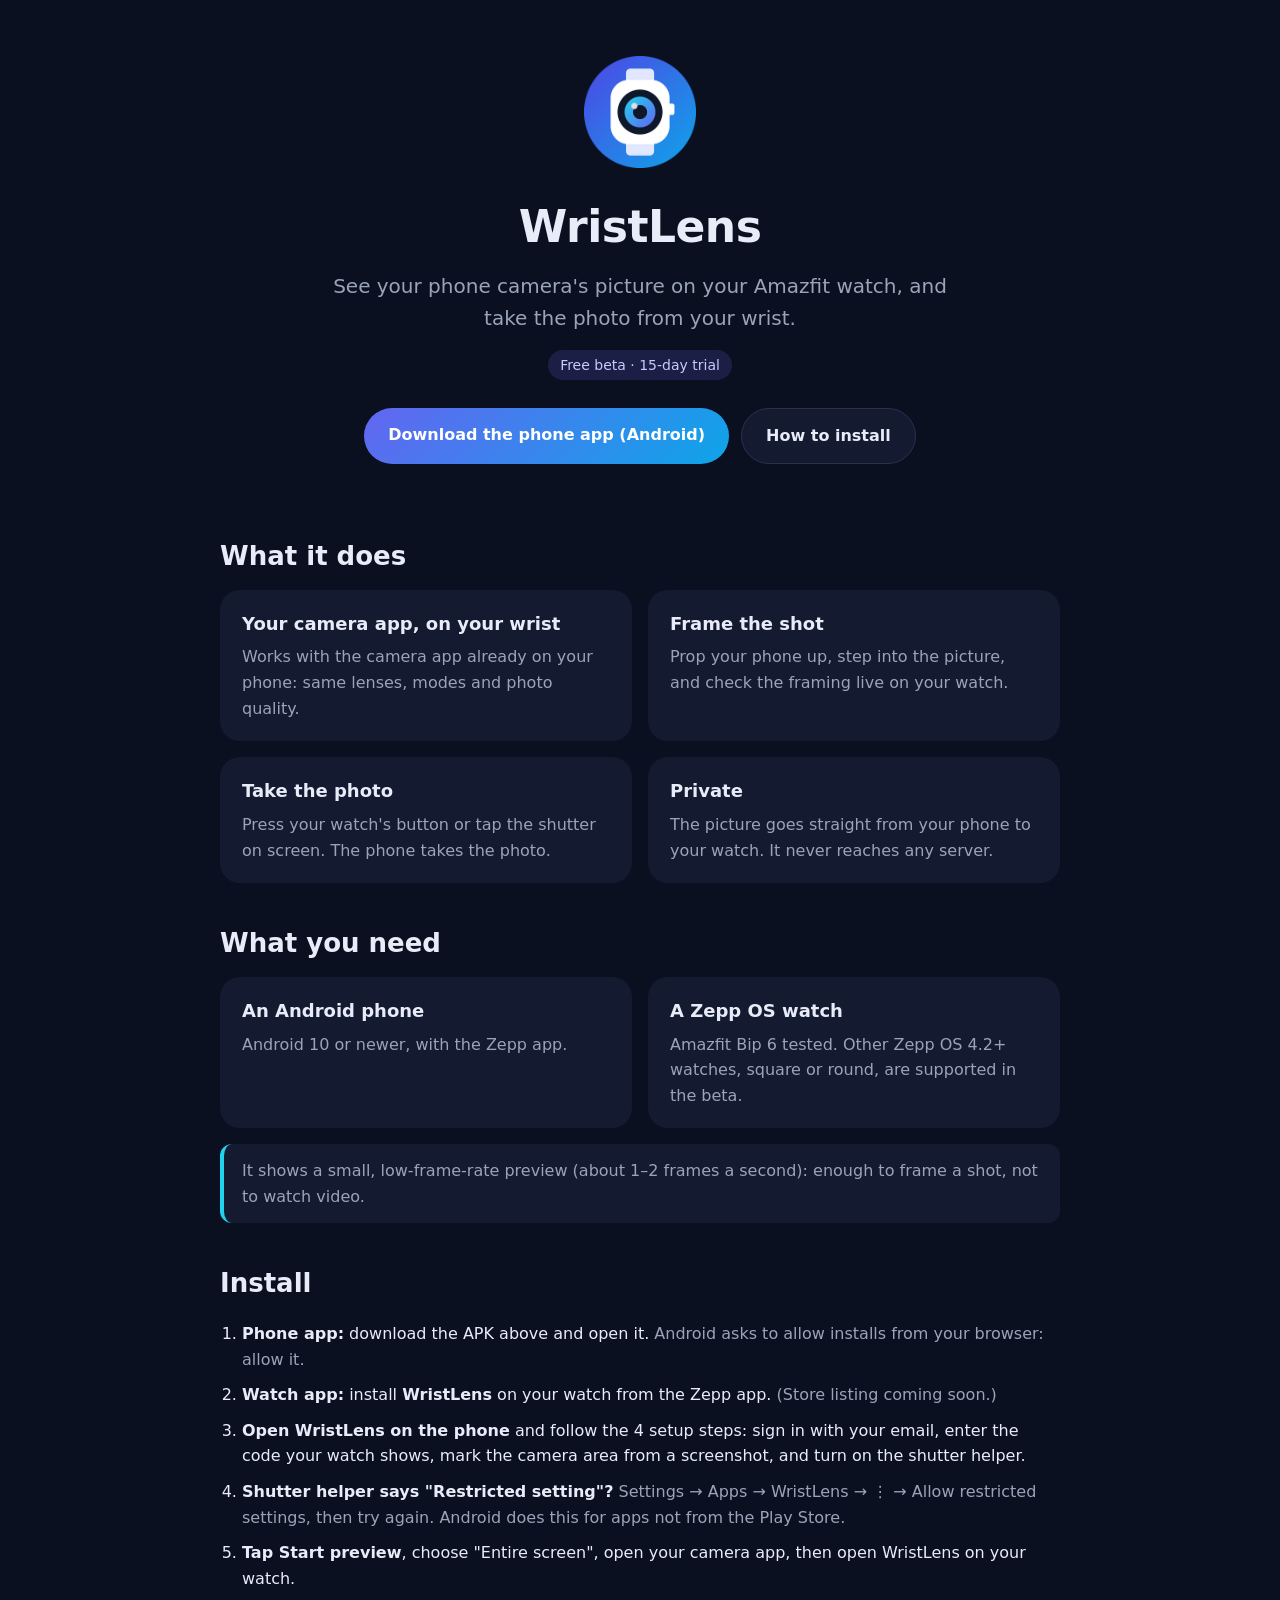
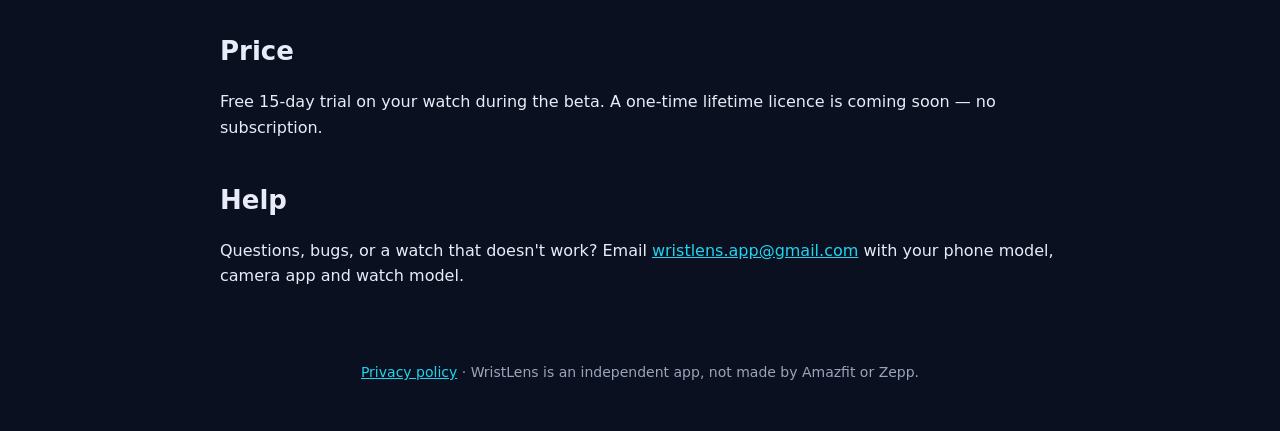
<file: index.html>
<!doctype html>
<html lang="en">
<head>
  <meta charset="utf-8">
  <meta name="viewport" content="width=device-width, initial-scale=1">
  <title>WristLens — your phone camera's viewfinder on your Zepp watch</title>
  <meta name="description" content="See your phone camera's live picture on an Amazfit / Zepp OS watch and take the photo from your wrist. Works with your phone's own camera app.">
  <link rel="icon" href="icon.png">
  <link rel="stylesheet" href="style.css">
</head>
<body>
  <div class="wrap">
    <header>
      <img src="icon.png" alt="WristLens icon">
      <h1>WristLens</h1>
      <p class="lead">See your phone camera's picture on your Amazfit watch, and take the photo from your wrist.</p>
      <span class="badge">Free beta · 15-day trial</span>
      <div class="buttons">
        <a class="button" href="https://github.com/RoshanCM1998/wristlens/releases/latest/download/WristLens.apk">Download the phone app (Android)</a>
        <a class="button secondary" href="#install">How to install</a>
      </div>
    </header>

    <section>
      <h2>What it does</h2>
      <div class="grid">
        <div class="card">
          <h3>Your camera app, on your wrist</h3>
          <p>Works with the camera app already on your phone: same lenses, modes and photo quality.</p>
        </div>
        <div class="card">
          <h3>Frame the shot</h3>
          <p>Prop your phone up, step into the picture, and check the framing live on your watch.</p>
        </div>
        <div class="card">
          <h3>Take the photo</h3>
          <p>Press your watch's button or tap the shutter on screen. The phone takes the photo.</p>
        </div>
        <div class="card">
          <h3>Private</h3>
          <p>The picture goes straight from your phone to your watch. It never reaches any server.</p>
        </div>
      </div>
    </section>

    <section>
      <h2>What you need</h2>
      <div class="grid">
        <div class="card">
          <h3>An Android phone</h3>
          <p>Android 10 or newer, with the Zepp app.</p>
        </div>
        <div class="card">
          <h3>A Zepp OS watch</h3>
          <p>Amazfit Bip 6 tested. Other Zepp OS 4.2+ watches, square or round, are supported in the beta.</p>
        </div>
      </div>
      <p class="note">It shows a small, low-frame-rate preview (about 1–2 frames a second): enough to frame a shot, not to watch video.</p>
    </section>

    <section id="install">
      <h2>Install</h2>
      <ol class="steps">
        <li><b>Phone app:</b> download the APK above and open it. <span>Android asks to allow installs from your browser: allow it.</span></li>
        <li><b>Watch app:</b> install <b>WristLens</b> on your watch from the Zepp app. <span>(Store listing coming soon.)</span></li>
        <li><b>Open WristLens on the phone</b> and follow the 4 setup steps: sign in with your email, enter the code your watch shows, mark the camera area from a screenshot, and turn on the shutter helper.</li>
        <li><b>Shutter helper says "Restricted setting"?</b> <span>Settings → Apps → WristLens → ⋮ → Allow restricted settings, then try again. Android does this for apps not from the Play Store.</span></li>
        <li><b>Tap Start preview</b>, choose "Entire screen", open your camera app, then open WristLens on your watch.</li>
      </ol>
    </section>

    <section>
      <h2>Price</h2>
      <p>Free 15-day trial on your watch during the beta. A one-time lifetime licence is coming soon — no subscription.</p>
    </section>

    <section>
      <h2>Help</h2>
      <p>Questions, bugs, or a watch that doesn't work? Email <a href="mailto:wristlens.app@gmail.com">wristlens.app@gmail.com</a> with your phone model, camera app and watch model.</p>
    </section>

    <footer>
      <a href="privacy.html">Privacy policy</a> · WristLens is an independent app, not made by Amazfit or Zepp.
    </footer>
  </div>
</body>
</html>
</file>
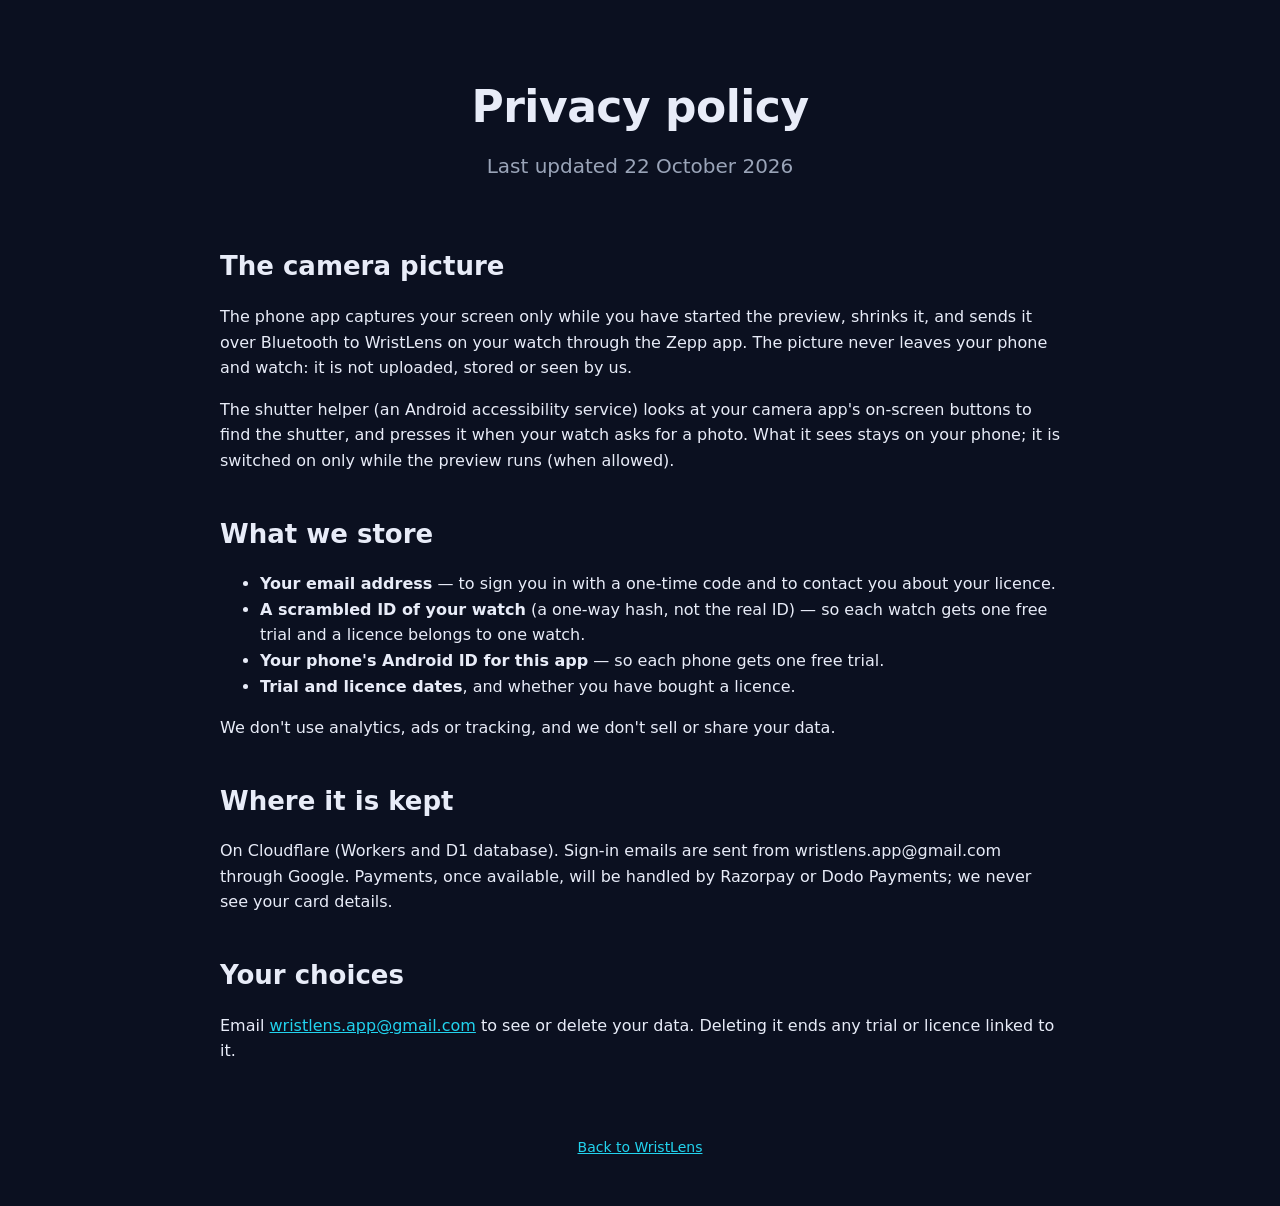
<file: privacy.html>
<!doctype html>
<html lang="en">
<head>
  <meta charset="utf-8">
  <meta name="viewport" content="width=device-width, initial-scale=1">
  <title>WristLens privacy policy</title>
  <link rel="icon" href="icon.png">
  <link rel="stylesheet" href="style.css">
</head>
<body>
  <div class="wrap">
    <header>
      <h1>Privacy policy</h1>
      <p class="lead">Last updated 22 October 2026</p>
    </header>

    <section>
      <h2>The camera picture</h2>
      <p>The phone app captures your screen only while you have started the preview, shrinks it, and sends it over Bluetooth to WristLens on your watch through the Zepp app. The picture never leaves your phone and watch: it is not uploaded, stored or seen by us.</p>
      <p>The shutter helper (an Android accessibility service) looks at your camera app's on-screen buttons to find the shutter, and presses it when your watch asks for a photo. What it sees stays on your phone; it is switched on only while the preview runs (when allowed).</p>
    </section>

    <section>
      <h2>What we store</h2>
      <ul>
        <li><b>Your email address</b> — to sign you in with a one-time code and to contact you about your licence.</li>
        <li><b>A scrambled ID of your watch</b> (a one-way hash, not the real ID) — so each watch gets one free trial and a licence belongs to one watch.</li>
        <li><b>Your phone's Android ID for this app</b> — so each phone gets one free trial.</li>
        <li><b>Trial and licence dates</b>, and whether you have bought a licence.</li>
      </ul>
      <p>We don't use analytics, ads or tracking, and we don't sell or share your data.</p>
    </section>

    <section>
      <h2>Where it is kept</h2>
      <p>On Cloudflare (Workers and D1 database). Sign-in emails are sent from wristlens.app@gmail.com through Google. Payments, once available, will be handled by Razorpay or Dodo Payments; we never see your card details.</p>
    </section>

    <section>
      <h2>Your choices</h2>
      <p>Email <a href="mailto:wristlens.app@gmail.com">wristlens.app@gmail.com</a> to see or delete your data. Deleting it ends any trial or licence linked to it.</p>
    </section>

    <footer><a href="index.html">Back to WristLens</a></footer>
  </div>
</body>
</html>
</file>
<file: style.css>
:root {
  --bg: #0b1020;
  --card: #141a30;
  --text: #e8ecf8;
  --muted: #9aa4b8;
  --accent: #6366f1;
  --accent-2: #22d3ee;
  --radius: 20px;
}

* { box-sizing: border-box; }

body {
  margin: 0;
  font-family: system-ui, -apple-system, "Segoe UI", Roboto, sans-serif;
  background: var(--bg);
  color: var(--text);
  line-height: 1.6;
}

a { color: var(--accent-2); }

.wrap { max-width: 880px; margin: 0 auto; padding: 0 20px; }

header { padding: 56px 0 24px; text-align: center; }
header img { width: 112px; height: 112px; }
header h1 { font-size: 44px; margin: 16px 0 8px; letter-spacing: -0.5px; }
header p.lead { font-size: 20px; color: var(--muted); margin: 0 auto; max-width: 620px; }

.badge {
  display: inline-block;
  margin-top: 16px;
  padding: 4px 12px;
  border-radius: 999px;
  background: rgba(99, 102, 241, 0.18);
  color: #c7c9ff;
  font-size: 14px;
}

.buttons { display: flex; gap: 12px; justify-content: center; flex-wrap: wrap; margin: 28px 0 8px; }
.button {
  display: inline-block;
  padding: 14px 24px;
  border-radius: 999px;
  font-weight: 600;
  text-decoration: none;
  color: #fff;
  background: linear-gradient(135deg, var(--accent), #0ea5e9);
}
.button.secondary { background: var(--card); color: var(--text); border: 1px solid #2a3150; }

section { margin: 40px 0; }
section h2 { font-size: 26px; margin-bottom: 12px; }

.grid { display: grid; grid-template-columns: repeat(auto-fit, minmax(300px, 1fr)); gap: 16px; }
.card { background: var(--card); border-radius: var(--radius); padding: 20px 22px; }
.card h3 { margin: 0 0 6px; font-size: 18px; }
.card p { margin: 0; color: var(--muted); }

ol.steps { padding-left: 22px; }
ol.steps li { margin-bottom: 10px; }
ol.steps li span { color: var(--muted); }

.note { background: var(--card); border-left: 4px solid var(--accent-2); padding: 14px 18px; border-radius: 12px; color: var(--muted); }

footer { padding: 32px 0 48px; color: var(--muted); font-size: 14px; text-align: center; }
</file>
